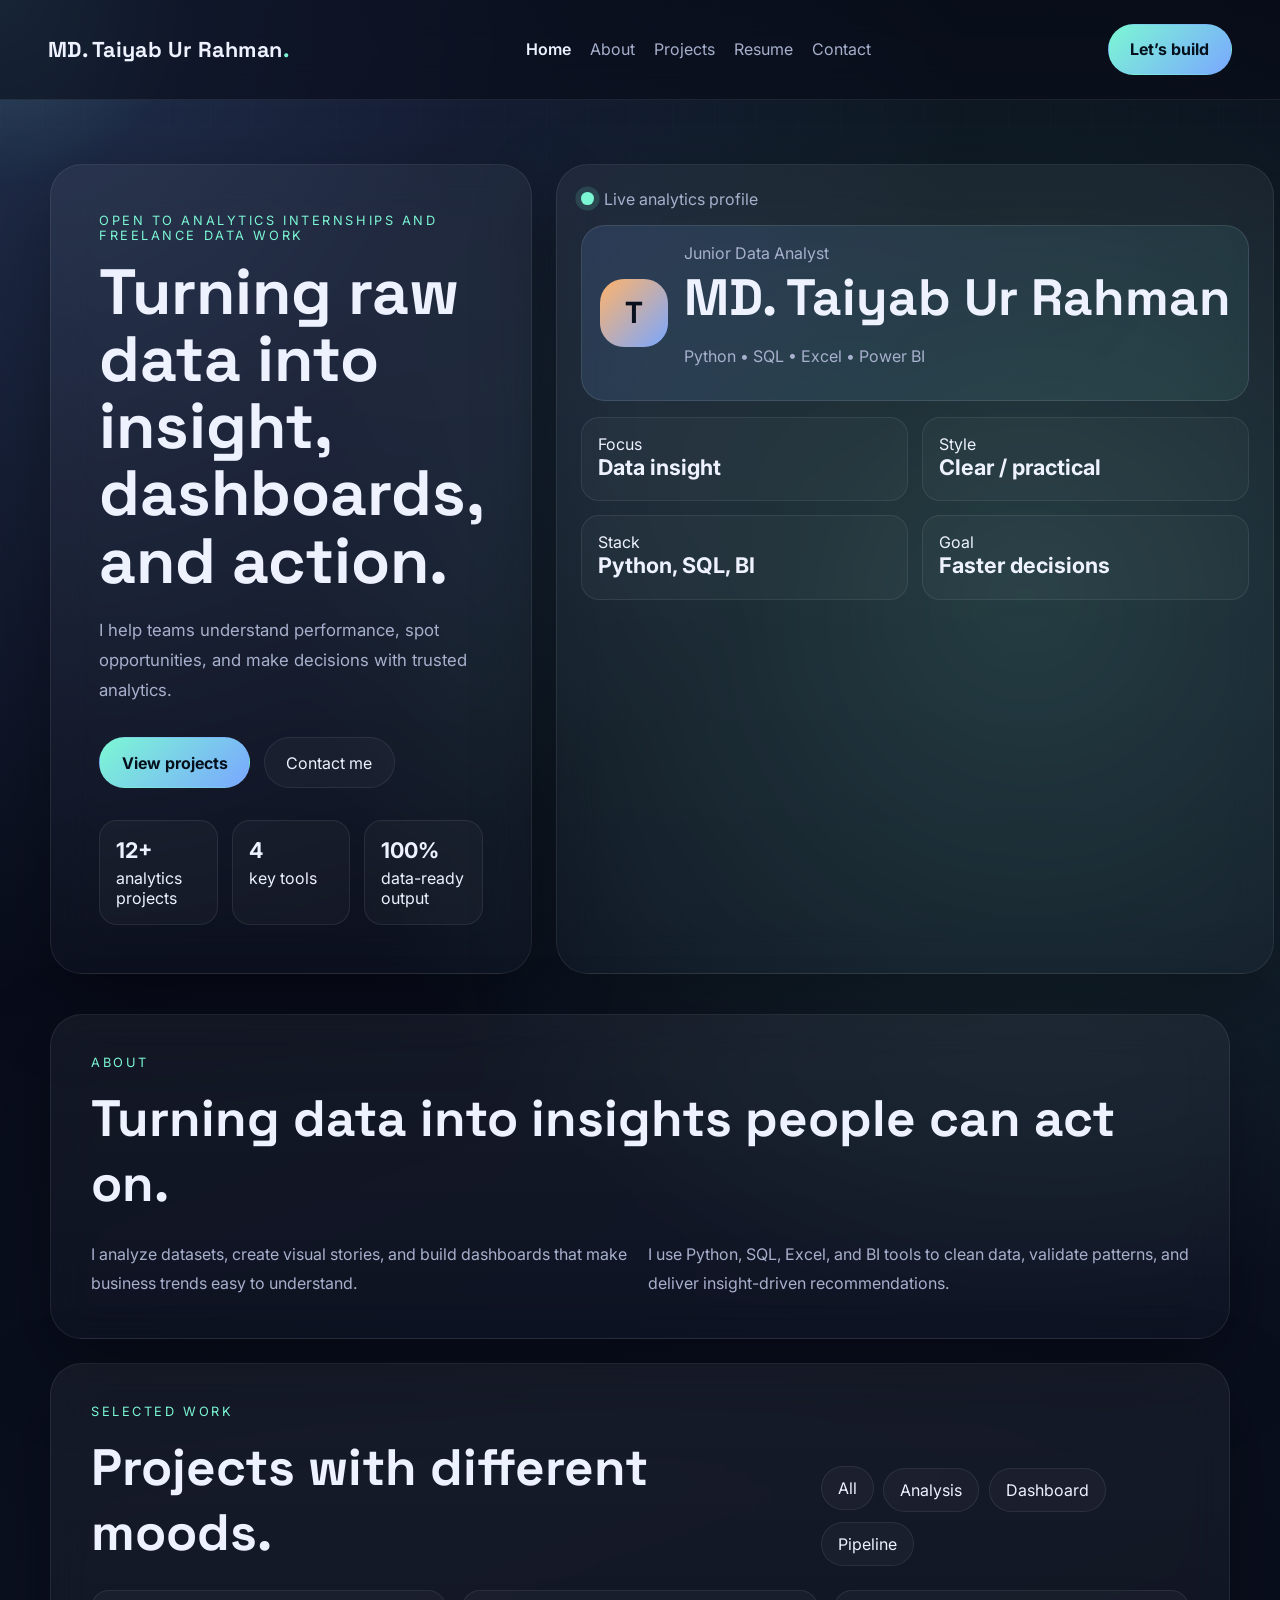
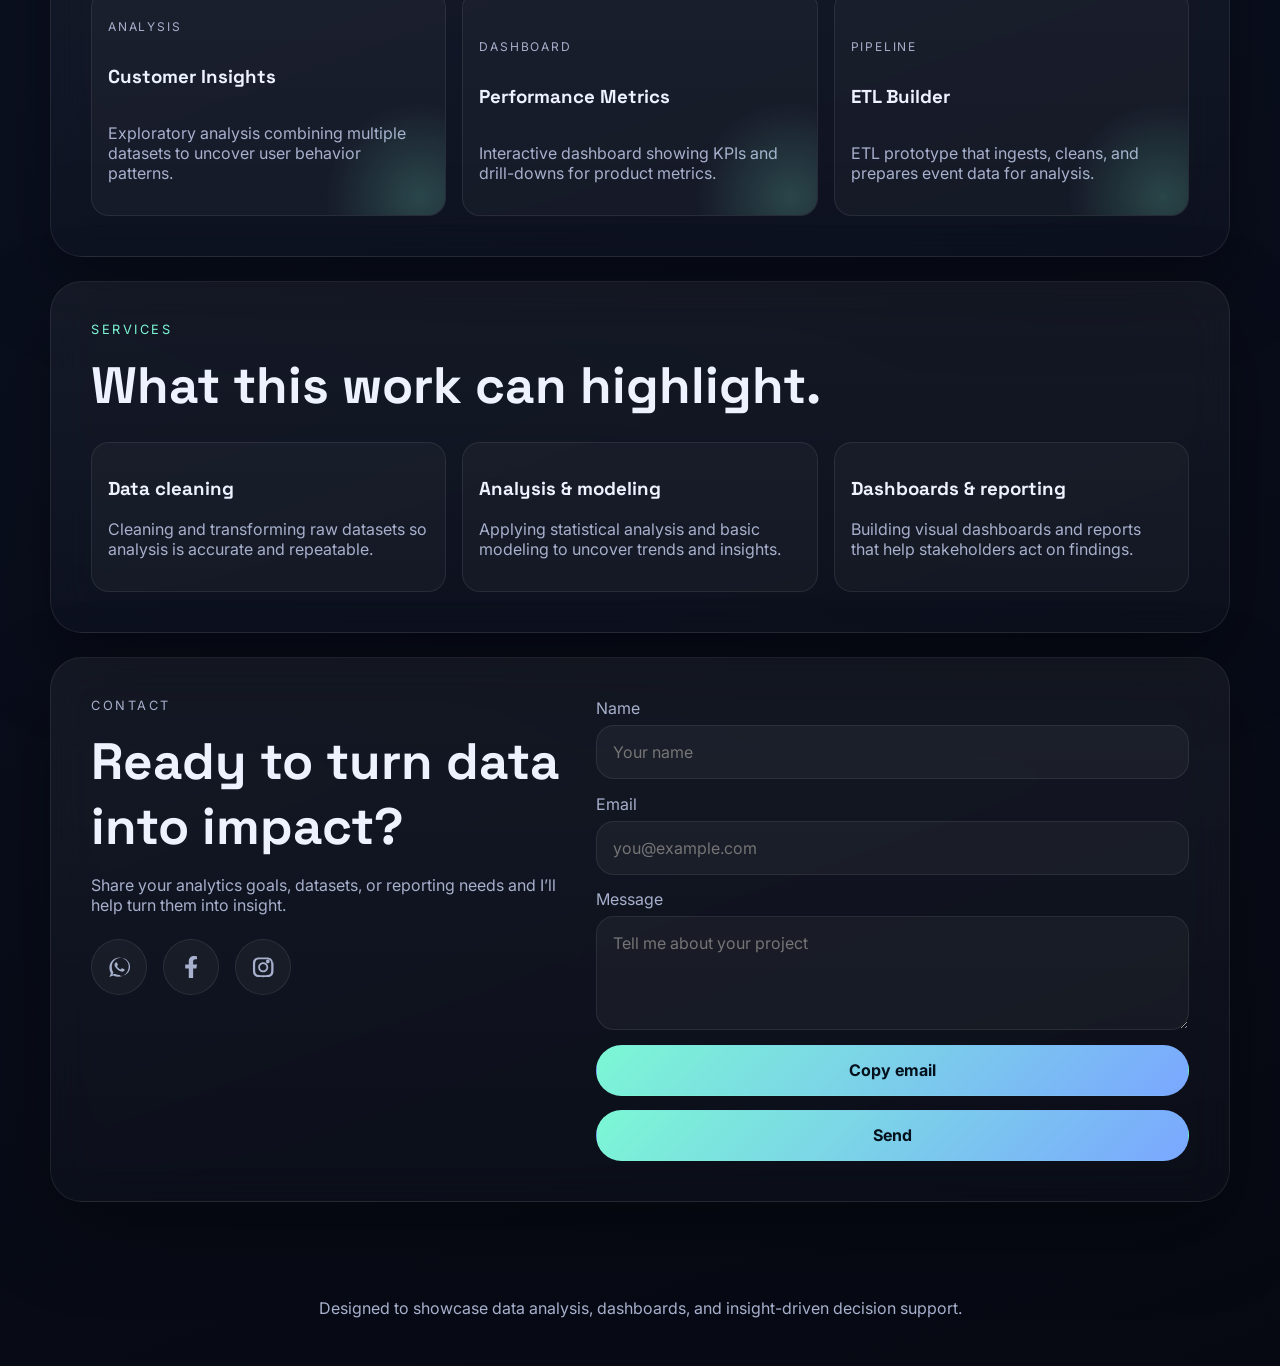
<file: index.html>
<!DOCTYPE html>
<html lang="en">
<head>
    <meta charset="UTF-8">
    <meta name="viewport" content="width=device-width, initial-scale=1.0">
    <meta name="theme-color" content="#0b1020">
    <meta name="description" content="Portfolio of MD. Taiyab Ur Rahman — Junior Data Analyst. Data projects, visualizations, and analysis examples.">
    <title>MD. Taiyab Ur Rahman | Junior Data Analyst</title>
    <link rel="stylesheet" href="style.css">
</head>
<body>
    <div class="cursor-glow" aria-hidden="true"></div>

    <header class="site-header">
        <a class="brand" href="#home">MD. Taiyab Ur Rahman<span>.</span></a>
        <nav class="site-nav" aria-label="Primary">
            <a href="index.html" aria-current="page">Home</a>
            <a href="about.html">About</a>
            <a href="projects.html">Projects</a>
            <a href="resume.html">Resume</a>
            <a href="contact.html">Contact</a>
        </nav>
        <a class="header-cta" href="build.html">Let’s build</a>
    </header>

    <main>
        <section class="hero" id="home">
            <div class="hero-copy reveal">
                <p class="eyebrow">Open to analytics internships and freelance data work</p>
                <h1>Turning raw data into insight, dashboards, and action.</h1>
                <p class="lead">I help teams understand performance, spot opportunities, and make decisions with trusted analytics.</p>
                <div class="hero-actions">
                    <a class="button button-primary" href="#work" id="heroProjects">View projects</a>
                    <a class="button button-secondary" href="#contact" id="heroContact">Contact me</a>
                </div>
                <ul class="quick-stats">
                    <li><strong>12+</strong><span>analytics projects</span></li>
                    <li><strong>4</strong><span>key tools</span></li>
                    <li><strong>100%</strong><span>data-ready output</span></li>
                </ul>
            </div>
            <div class="hero-panel reveal">
                <div class="panel-top">
                    <span class="status-dot"></span>
                    <span>Live analytics profile</span>
                </div>
                <div class="profile-card">
                    <div class="profile-avatar">T</div>
                    <div>
                        <p class="profile-role">Junior Data Analyst</p>
                        <h2>MD. Taiyab Ur Rahman</h2>
                        <p class="profile-note">Python • SQL • Excel • Power BI</p>
                    </div>
                </div>
                <div class="mini-grid">
                    <a href="#about">
                        <article>
                            <span>Focus</span>
                            <strong>Data insight</strong>
                        </article>
                    </a>
                    <a href="#services">
                        <article>
                            <span>Style</span>
                            <strong>Clear / practical</strong>
                        </article>
                    </a>
                    <a href="#work">
                        <article>
                            <span>Stack</span>
                            <strong>Python, SQL, BI</strong>
                        </article>
                    </a>
                    <a href="#contact">
                        <article>
                            <span>Goal</span>
                            <strong>Faster decisions</strong>
                        </article>
                    </a>
                </div>
            </div>
        </section>

        <section class="section reveal" id="about">
            <div class="section-heading">
                <p class="eyebrow">About</p>
                <h2>Turning data into insights people can act on.</h2>
            </div>
            <div class="about-grid">
                <p>I analyze datasets, create visual stories, and build dashboards that make business trends easy to understand.</p>
                <p>I use Python, SQL, Excel, and BI tools to clean data, validate patterns, and deliver insight-driven recommendations.</p>
            </div>
        </section>

        <section class="section reveal" id="work">
            <div class="section-heading section-heading-row">
                <div>
                    <p class="eyebrow">Selected work</p>
                    <h2>Projects with different moods.</h2>
                </div>
                <div class="filter-group" role="tablist" aria-label="Project filters">
                    <button class="filter active" data-filter="all">All</button>
                    <button class="filter" data-filter="analysis">Analysis</button>
                    <button class="filter" data-filter="dashboard">Dashboard</button>
                    <button class="filter" data-filter="pipeline">Pipeline</button>
                </div>
            </div>
            <div class="project-grid">
                <article class="project-card" data-category="analysis" data-image="https://images.unsplash.com/photo-1522202176988-66273c2fd55f?auto=format&fit=crop&w=800&q=80" data-link="https://www.kaggle.com/datasets?search=customer+analytics">
                    <p class="project-tag">Analysis</p>
                    <h3>Customer Insights</h3>
                    <p>Exploratory analysis combining multiple datasets to uncover user behavior patterns.</p>
                </article>
                <article class="project-card" data-category="dashboard" data-image="https://images.unsplash.com/photo-1498050108023-c5249f4df085?auto=format&fit=crop&w=800&q=80" data-link="https://www.tableau.com/learn/articles/dashboard-design-best-practices">
                    <p class="project-tag">Dashboard</p>
                    <h3>Performance Metrics</h3>
                    <p>Interactive dashboard showing KPIs and drill-downs for product metrics.</p>
                </article>
                <article class="project-card" data-category="pipeline" data-image="https://images.unsplash.com/photo-1518770660439-4636190af475?auto=format&fit=crop&w=800&q=80" data-link="https://airflow.apache.org/">
                    <p class="project-tag">Pipeline</p>
                    <h3>ETL Builder</h3>
                    <p>ETL prototype that ingests, cleans, and prepares event data for analysis.</p>
                </article>
            </div>
        </section>

        <section class="section reveal" id="services">
            <div class="section-heading">
                <p class="eyebrow">Services</p>
                <h2>What this work can highlight.</h2>
            </div>
            <div class="service-list">
                <article>
                    <h3>Data cleaning</h3>
                    <p>Cleaning and transforming raw datasets so analysis is accurate and repeatable.</p>
                </article>
                <article>
                    <h3>Analysis & modeling</h3>
                    <p>Applying statistical analysis and basic modeling to uncover trends and insights.</p>
                </article>
                <article>
                    <h3>Dashboards & reporting</h3>
                    <p>Building visual dashboards and reports that help stakeholders act on findings.</p>
                </article>
            </div>
        </section>

        <section class="section reveal contact-section" id="contact">
            <div>
                <p class="eyebrow">Contact</p>
                <h2>Ready to turn data into impact?</h2>
                <p>Share your analytics goals, datasets, or reporting needs and I’ll help turn them into insight.</p>                <div class="social-links">
                    <a href="https://wa.me/8801619130503" target="_blank" rel="noopener noreferrer" title="WhatsApp" class="social-icon whatsapp">
                        <svg aria-hidden="true" viewBox="0 0 448 512"><path d="M380.9 97.1C339 55.2 286.2 32 232.3 32 105.6 32 0 137.5 0 264.2c0 46.5 12.2 92.1 35.3 132L0 480l88.1-34.7c37.1 20.3 78.8 31.1 121.6 31.1h.1c126.6 0 232-105.5 232-235.2 0-54.5-21.4-105.7-60.8-144.6zm-148 338.8c-35.3 0-69-9.3-98.9-26.8l-7.1-4.2-52.4 20.6 17.6-51.2-4.6-7.4c-21.8-34.8-33.2-75-33.2-117.1 0-114.6 93.3-207.9 208.3-207.9 55.7 0 108.1 21.7 147.8 61.3 39.7 39.7 61.6 92.2 61.6 148.2 0 114.5-93.3 207.9-208.2 207.9zm101.5-138.7c-5.6-2.8-33.1-16.3-38.2-18.1-5.1-1.8-8.8-2.8-12.5 2.8s-14.4 18.1-17.7 21.9c-3.3 3.8-6.7 4.3-12.3 1.4-33.1-16.5-54.8-29.6-76.8-67.3-5.8-10.1 5.8-9.4 16.7-31.2 1.9-3.8.9-7-.5-9.8-1.4-2.8-12.5-30.2-17.1-41.4-4.5-10.9-9.1-9.4-12.5-9.6-3.3-.2-7.1-.2-10.8-.2s-9.8 1.4-14.9 7c-5.1 5.6-19.8 19.3-19.8 47 0 27.7 20.3 54.5 23.1 58.3 2.8 3.8 39.9 61 96.7 85.4 13.5 5.8 24 9.2 32.2 11.8 13.5 4.3 25.8 3.7 35.6 2.3 10.9-1.5 33.1-13.5 37.8-26.5 4.7-13 4.7-24.1 3.3-26.5-1.4-2.3-5-3.7-10.6-6.5z"/></svg>
                        <span>WhatsApp</span>
                    </a>
                    <a href="https://www.facebook.com/taiyab2026" target="_blank" rel="noopener noreferrer" title="Facebook" class="social-icon facebook">
                        <svg aria-hidden="true" viewBox="0 0 320 512"><path d="M279.14 288l14.22-92.66h-88.91V127.17c0-25.35 12.42-50.06 52.24-50.06H293V6.26S259.6 0 225.36 0c-73.22 0-121 44.38-121 124.72v70.62H22.89V288h81.47v224h100.17V288z"/></svg>
                        <span>Facebook</span>
                    </a>
                    <a href="https://www.instagram.com/taiyab_2026/" target="_blank" rel="noopener noreferrer" title="Instagram" class="social-icon instagram">
                        <svg aria-hidden="true" viewBox="0 0 448 512"><path d="M224.1 141c-63.6 0-115 51.4-115 115s51.4 115 115 115 115-51.4 115-115-51.4-115-115-115zm0 190c-41.4 0-75-33.6-75-75s33.6-75 75-75 75 33.6 75 75-33.6 75-75 75zm146.4-194.1c0 14.9-12.1 27-27 27h-27c-14.9 0-27-12.1-27-27v-27c0-14.9 12.1-27 27-27h27c14.9 0 27 12.1 27 27v27zm76.1 27.2c-1.7-35.7-9.9-67.3-36.1-93.5s-57.8-34.4-93.5-36.1C302.9 32 287.3 32 224 32s-78.9 0-103.9 1.7c-35.7 1.7-67.3 9.9-93.5 36.1S-6.8 109.8-8.5 145.5C-10.2 170.5-10.2 186.1-10.2 249.4s0 78.9 1.7 103.9c1.7 35.7 9.9 67.3 36.1 93.5s57.8 34.4 93.5 36.1c25 1.7 40.6 1.7 103.9 1.7s78.9 0 103.9-1.7c35.7-1.7 67.3-9.9 93.5-36.1s34.4-57.8 36.1-93.5c1.7-25 1.7-40.6 1.7-103.9s0-78.9-1.7-103.9zM398.8 388c-7.8 19.6-22.9 34.7-42.5 42.5-29.4 11.7-99.3 9-132.3 9s-102.9 2.6-132.3-9c-19.6-7.8-34.7-22.9-42.5-42.5-11.7-29.4-9-99.3-9-132.3s-2.6-102.9 9-132.3c7.8-19.6 22.9-34.7 42.5-42.5 29.4-11.7 99.3-9 132.3-9s102.9-2.6 132.3 9c19.6 7.8 34.7 22.9 42.5 42.5 11.7 29.4 9 99.3 9 132.3s2.7 102.9-9 132.3z"/></svg>
                        <span>Instagram</span>
                    </a>
                </div>            </div>
            <form class="contact-form">
                <label>
                    <span>Name</span>
                    <input type="text" name="name" placeholder="Your name">
                </label>
                <label>
                    <span>Email</span>
                    <input type="email" name="email" placeholder="you@example.com">
                </label>
                <label>
                    <span>Message</span>
                    <textarea name="message" rows="4" placeholder="Tell me about your project"></textarea>
                </label>
                <button class="button button-primary" type="button" id="copyEmail">Copy email</button>
                <button class="button button-primary" type="submit">Send</button>
            </form>
        </section>
    </main>

    <footer class="site-footer">
        <p>Designed to showcase data analysis, dashboards, and insight-driven decision support.</p>
    </footer>

    <script src="script.js"></script>
</body>
</html>
</file>
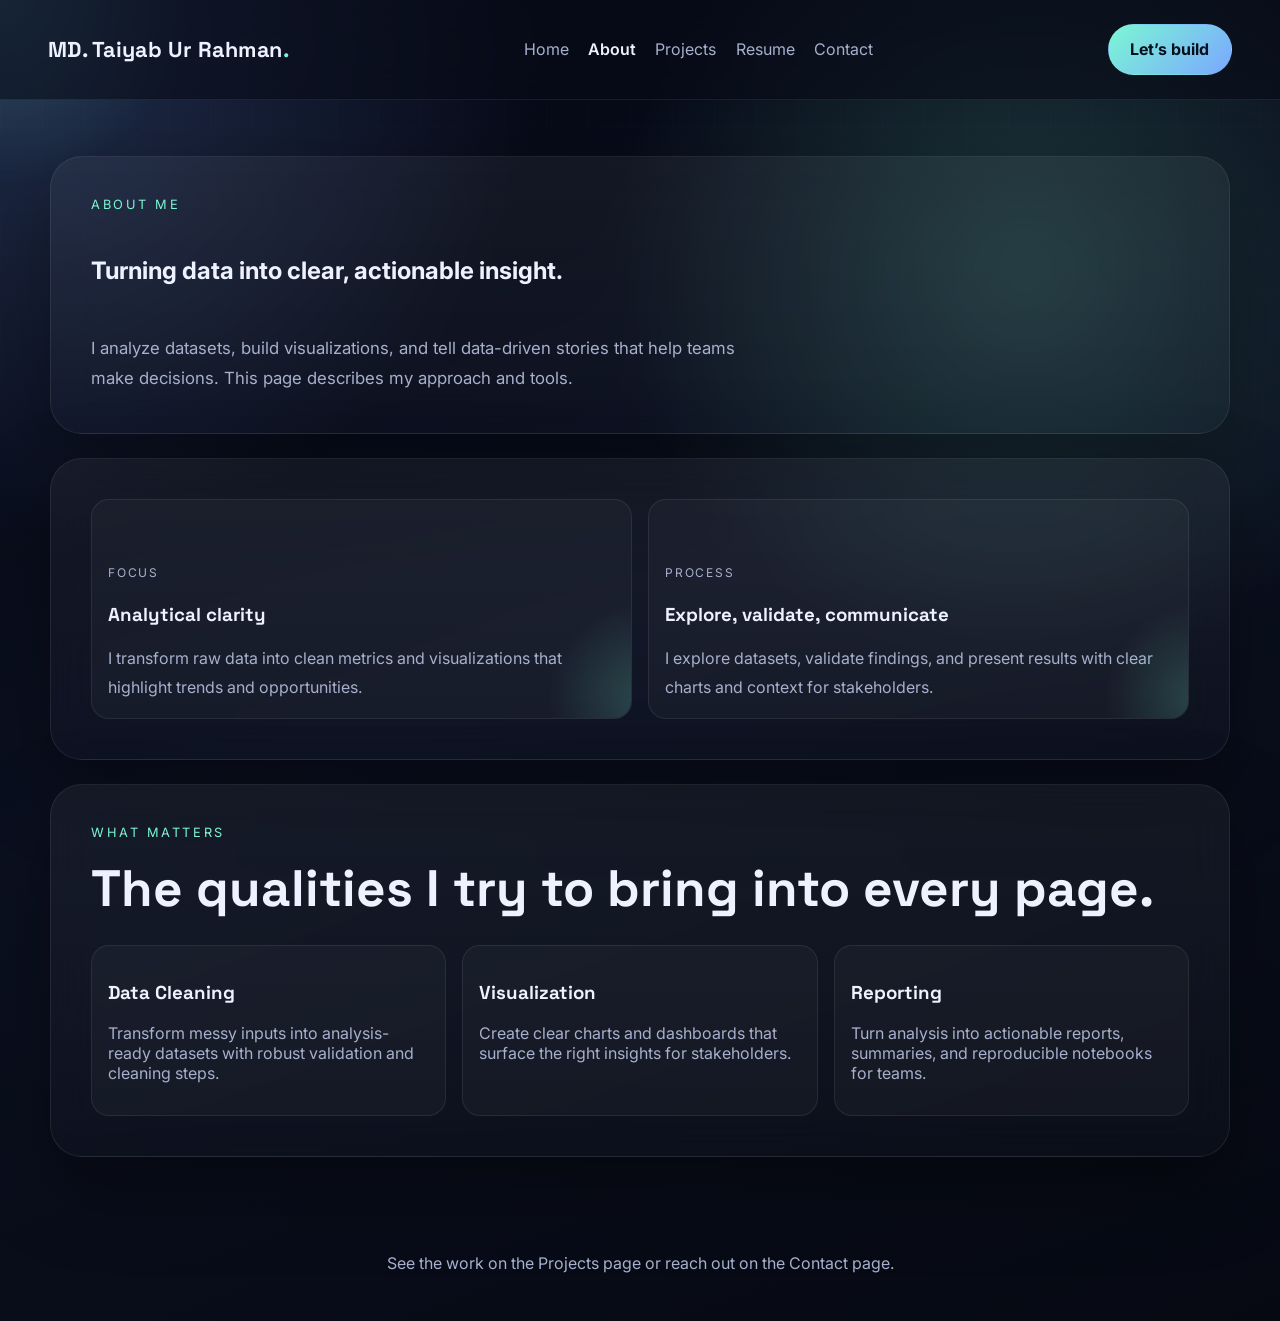
<file: about.html>
<!DOCTYPE html>
<html lang="en">
<head>
    <meta charset="UTF-8">
    <meta name="viewport" content="width=device-width, initial-scale=1.0">
    <meta name="theme-color" content="#0b1020">
    <title>About | MD. Taiyab Ur Rahman — Junior Data Analyst</title>
    <link rel="stylesheet" href="style.css">
</head>
<body>
    <div class="cursor-glow" aria-hidden="true"></div>

    <header class="site-header">
        <a class="brand" href="index.html">MD. Taiyab Ur Rahman<span>.</span></a>
        <nav class="site-nav" aria-label="Primary">
            <a href="index.html">Home</a>
            <a href="about.html" aria-current="page">About</a>
            <a href="projects.html">Projects</a>
            <a href="resume.html">Resume</a>
            <a href="contact.html">Contact</a>
        </nav>
        <a class="header-cta" href="build.html">Let’s build</a>
    </header>

    <main>
        <section class="section page-hero reveal">
            <p class="eyebrow">About me</p>
            <h1>Turning data into clear, actionable insight.</h1>
            <p class="lead">I analyze datasets, build visualizations, and tell data-driven stories that help teams make decisions. This page describes my approach and tools.</p>
        </section>

        <section class="section reveal">
            <div class="about-grid page-about-grid">
                <article class="project-card">
                    <p class="project-tag">Focus</p>
                    <h3>Analytical clarity</h3>
                    <p>I transform raw data into clean metrics and visualizations that highlight trends and opportunities.</p>
                </article>
                <article class="project-card">
                    <p class="project-tag">Process</p>
                    <h3>Explore, validate, communicate</h3>
                    <p>I explore datasets, validate findings, and present results with clear charts and context for stakeholders.</p>
                </article>
            </div>
        </section>

        <section class="section reveal">
            <div class="section-heading">
                <p class="eyebrow">What matters</p>
                <h2>The qualities I try to bring into every page.</h2>
            </div>
            <div class="service-list">
                <article>
                    <h3>Data Cleaning</h3>
                    <p>Transform messy inputs into analysis-ready datasets with robust validation and cleaning steps.</p>
                </article>
                <article>
                    <h3>Visualization</h3>
                    <p>Create clear charts and dashboards that surface the right insights for stakeholders.</p>
                </article>
                <article>
                    <h3>Reporting</h3>
                    <p>Turn analysis into actionable reports, summaries, and reproducible notebooks for teams.</p>
                </article>
            </div>
        </section>
    </main>

    <footer class="site-footer">
        <p>See the work on the Projects page or reach out on the Contact page.</p>
    </footer>

    <script src="script.js"></script>
</body>
</html>
</file>
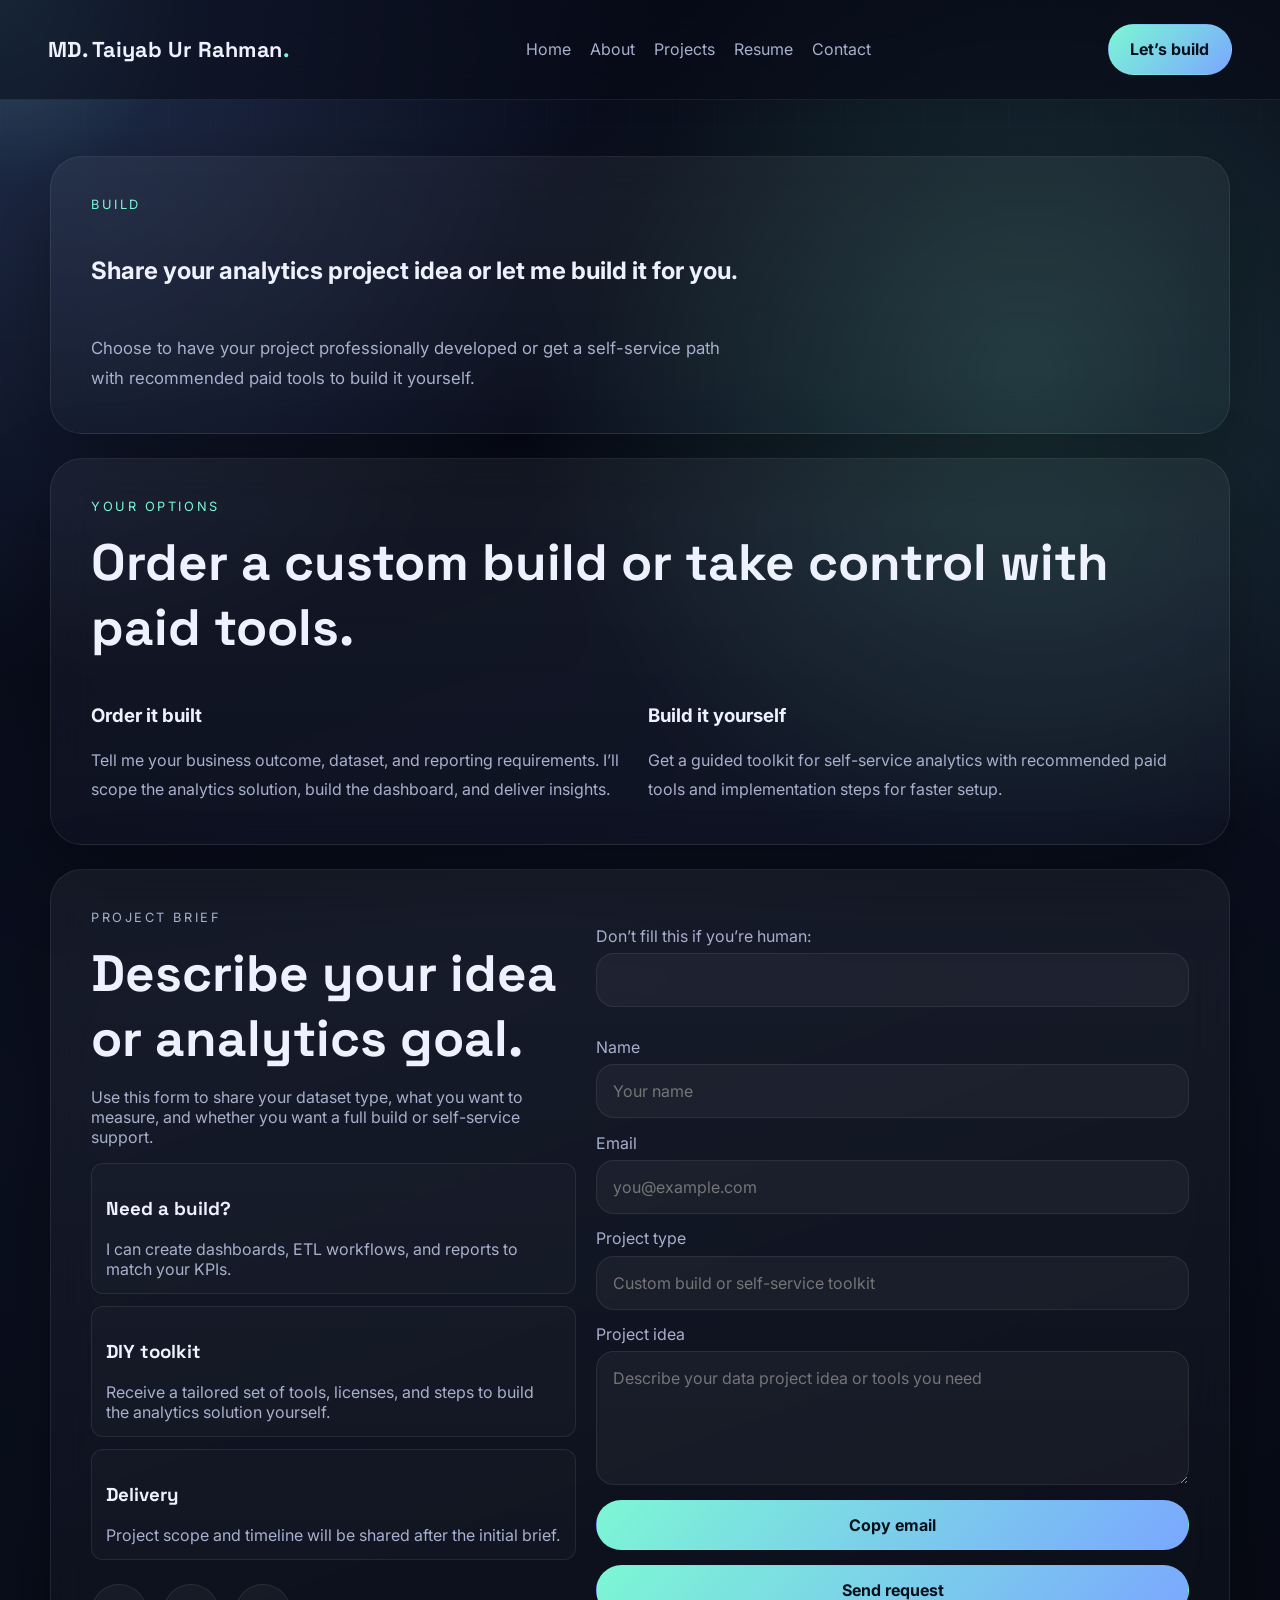
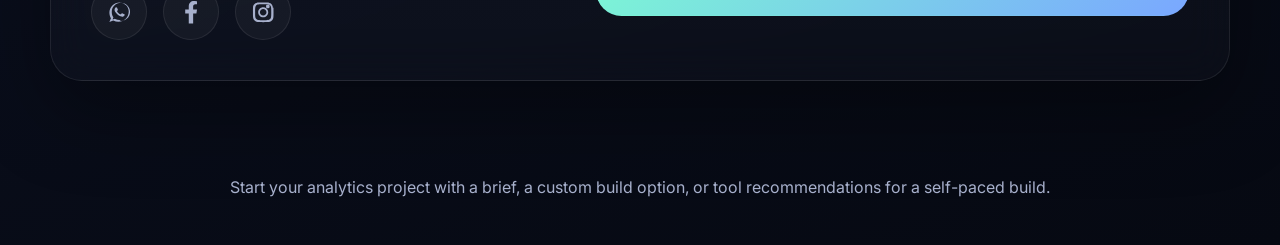
<file: build.html>
<!DOCTYPE html>
<html lang="en">
<head>
    <meta charset="UTF-8">
    <meta name="viewport" content="width=device-width, initial-scale=1.0">
    <meta name="theme-color" content="#0b1020">
    <title>Build | MD. Taiyab Ur Rahman — Junior Data Analyst</title>
    <link rel="stylesheet" href="style.css">
</head>
<body>
    <div class="cursor-glow" aria-hidden="true"></div>

    <header class="site-header">
        <a class="brand" href="index.html">MD. Taiyab Ur Rahman<span>.</span></a>
        <nav class="site-nav" aria-label="Primary">
            <a href="index.html">Home</a>
            <a href="about.html">About</a>
            <a href="projects.html">Projects</a>
            <a href="resume.html">Resume</a>
            <a href="contact.html">Contact</a>
        </nav>
        <a class="header-cta" href="build.html">Let’s build</a>
    </header>

    <main>
        <section class="section page-hero reveal">
            <p class="eyebrow">Build</p>
            <h1>Share your analytics project idea or let me build it for you.</h1>
            <p class="lead">Choose to have your project professionally developed or get a self-service path with recommended paid tools to build it yourself.</p>
        </section>

        <section class="section reveal">
            <div class="section-heading section-heading-row">
                <div>
                    <p class="eyebrow">Your options</p>
                    <h2>Order a custom build or take control with paid tools.</h2>
                </div>
            </div>
            <div class="about-grid">
                <div>
                    <h3>Order it built</h3>
                    <p>Tell me your business outcome, dataset, and reporting requirements. I’ll scope the analytics solution, build the dashboard, and deliver insights.</p>
                </div>
                <div>
                    <h3>Build it yourself</h3>
                    <p>Get a guided toolkit for self-service analytics with recommended paid tools and implementation steps for faster setup.</p>
                </div>
            </div>
        </section>

        <section class="section reveal contact-section">
            <div>
                <p class="eyebrow">Project brief</p>
                <h2>Describe your idea or analytics goal.</h2>
                <p>Use this form to share your dataset type, what you want to measure, and whether you want a full build or self-service support.</p>
                <div class="service-list contact-links">
                    <article>
                        <h3>Need a build?</h3>
                        <p>I can create dashboards, ETL workflows, and reports to match your KPIs.</p>
                    </article>
                    <article>
                        <h3>DIY toolkit</h3>
                        <p>Receive a tailored set of tools, licenses, and steps to build the analytics solution yourself.</p>
                    </article>
                    <article>
                        <h3>Delivery</h3>
                        <p>Project scope and timeline will be shared after the initial brief.</p>
                    </article>
                </div>
                <div class="social-links">
                    <a href="https://wa.me/8801619130503" target="_blank" rel="noopener noreferrer" title="WhatsApp" class="social-icon whatsapp">
                        <svg aria-hidden="true" viewBox="0 0 448 512"><path d="M380.9 97.1C339 55.2 286.2 32 232.3 32 105.6 32 0 137.5 0 264.2c0 46.5 12.2 92.1 35.3 132L0 480l88.1-34.7c37.1 20.3 78.8 31.1 121.6 31.1h.1c126.6 0 232-105.5 232-235.2 0-54.5-21.4-105.7-60.8-144.6zm-148 338.8c-35.3 0-69-9.3-98.9-26.8l-7.1-4.2-52.4 20.6 17.6-51.2-4.6-7.4c-21.8-34.8-33.2-75-33.2-117.1 0-114.6 93.3-207.9 208.3-207.9 55.7 0 108.1 21.7 147.8 61.3 39.7 39.7 61.6 92.2 61.6 148.2 0 114.5-93.3 207.9-208.2 207.9zm101.5-138.7c-5.6-2.8-33.1-16.3-38.2-18.1-5.1-1.8-8.8-2.8-12.5 2.8s-14.4 18.1-17.7 21.9c-3.3 3.8-6.7 4.3-12.3 1.4-33.1-16.5-54.8-29.6-76.8-67.3-5.8-10.1 5.8-9.4 16.7-31.2 1.9-3.8.9-7-.5-9.8-1.4-2.8-12.5-30.2-17.1-41.4-4.5-10.9-9.1-9.4-12.5-9.6-3.3-.2-7.1-.2-10.8-.2s-9.8 1.4-14.9 7c-5.1 5.6-19.8 19.3-19.8 47 0 27.7 20.3 54.5 23.1 58.3 2.8 3.8 39.9 61 96.7 85.4 13.5 5.8 24 9.2 32.2 11.8 13.5 4.3 25.8 3.7 35.6 2.3 10.9-1.5 33.1-13.5 37.8-26.5 4.7-13 4.7-24.1 3.3-26.5-1.4-2.3-5-3.7-10.6-6.5z"/></svg>
                        <span>WhatsApp</span>
                    </a>
                    <a href="https://www.facebook.com/taiyab2026" target="_blank" rel="noopener noreferrer" title="Facebook" class="social-icon facebook">
                        <svg aria-hidden="true" viewBox="0 0 320 512"><path d="M279.14 288l14.22-92.66h-88.91V127.17c0-25.35 12.42-50.06 52.24-50.06H293V6.26S259.6 0 225.36 0c-73.22 0-121 44.38-121 124.72v70.62H22.89V288h81.47v224h100.17V288z"/></svg>
                        <span>Facebook</span>
                    </a>
                    <a href="https://www.instagram.com/taiyab_2026/" target="_blank" rel="noopener noreferrer" title="Instagram" class="social-icon instagram">
                        <svg aria-hidden="true" viewBox="0 0 448 512"><path d="M224.1 141c-63.6 0-115 51.4-115 115s51.4 115 115 115 115-51.4 115-115-51.4-115-115-115zm0 190c-41.4 0-75-33.6-75-75s33.6-75 75-75 75 33.6 75 75-33.6 75-75 75zm146.4-194.1c0 14.9-12.1 27-27 27h-27c-14.9 0-27-12.1-27-27v-27c0-14.9 12.1-27 27-27h27c14.9 0 27 12.1 27 27v27zm76.1 27.2c-1.7-35.7-9.9-67.3-36.1-93.5s-57.8-34.4-93.5-36.1C302.9 32 287.3 32 224 32s-78.9 0-103.9 1.7c-35.7 1.7-67.3 9.9-93.5 36.1S-6.8 109.8-8.5 145.5C-10.2 170.5-10.2 186.1-10.2 249.4s0 78.9 1.7 103.9c1.7 35.7 9.9 67.3 36.1 93.5s57.8 34.4 93.5 36.1c25 1.7 40.6 1.7 103.9 1.7s78.9 0 103.9-1.7c35.7-1.7 67.3-9.9 93.5-36.1s34.4-57.8 36.1-93.5c1.7-25 1.7-40.6 1.7-103.9s0-78.9-1.7-103.9zM398.8 388c-7.8 19.6-22.9 34.7-42.5 42.5-29.4 11.7-99.3 9-132.3 9s-102.9 2.6-132.3-9c-19.6-7.8-34.7-22.9-42.5-42.5-11.7-29.4-9-99.3-9-132.3s-2.6-102.9 9-132.3c7.8-19.6 22.9-34.7 42.5-42.5 29.4-11.7 99.3-9 132.3-9s102.9-2.6 132.3 9c19.6 7.8 34.7 22.9 42.5 42.5 11.7 29.4 9 99.3 9 132.3s2.7 102.9-9 132.3z"/></svg>
                        <span>Instagram</span>
                    </a>
                </div>
            </div>
            <form class="contact-form" name="build-form" method="POST" data-netlify="true" data-netlify-honeypot="bot-field">
                <input type="hidden" name="form-name" value="build-form">
                <p class="hidden"><label>Don’t fill this if you’re human: <input name="bot-field"></label></p>
                <label>
                    <span>Name</span>
                    <input type="text" name="name" placeholder="Your name" required>
                </label>
                <label>
                    <span>Email</span>
                    <input type="email" name="email" placeholder="you@example.com" required>
                </label>
                <label>
                    <span>Project type</span>
                    <input type="text" name="projectType" placeholder="Custom build or self-service toolkit" required>
                </label>
                <label>
                    <span>Project idea</span>
                    <textarea name="message" rows="5" placeholder="Describe your data project idea or tools you need" required></textarea>
                </label>
                <button class="button button-primary" type="button" id="copyEmail">Copy email</button>
                <button class="button button-primary" type="submit">Send request</button>
            </form>
        </section>
    </main>

    <footer class="site-footer">
        <p>Start your analytics project with a brief, a custom build option, or tool recommendations for a self-paced build.</p>
    </footer>

    <script src="script.js"></script>
</body>
</html>
</file>
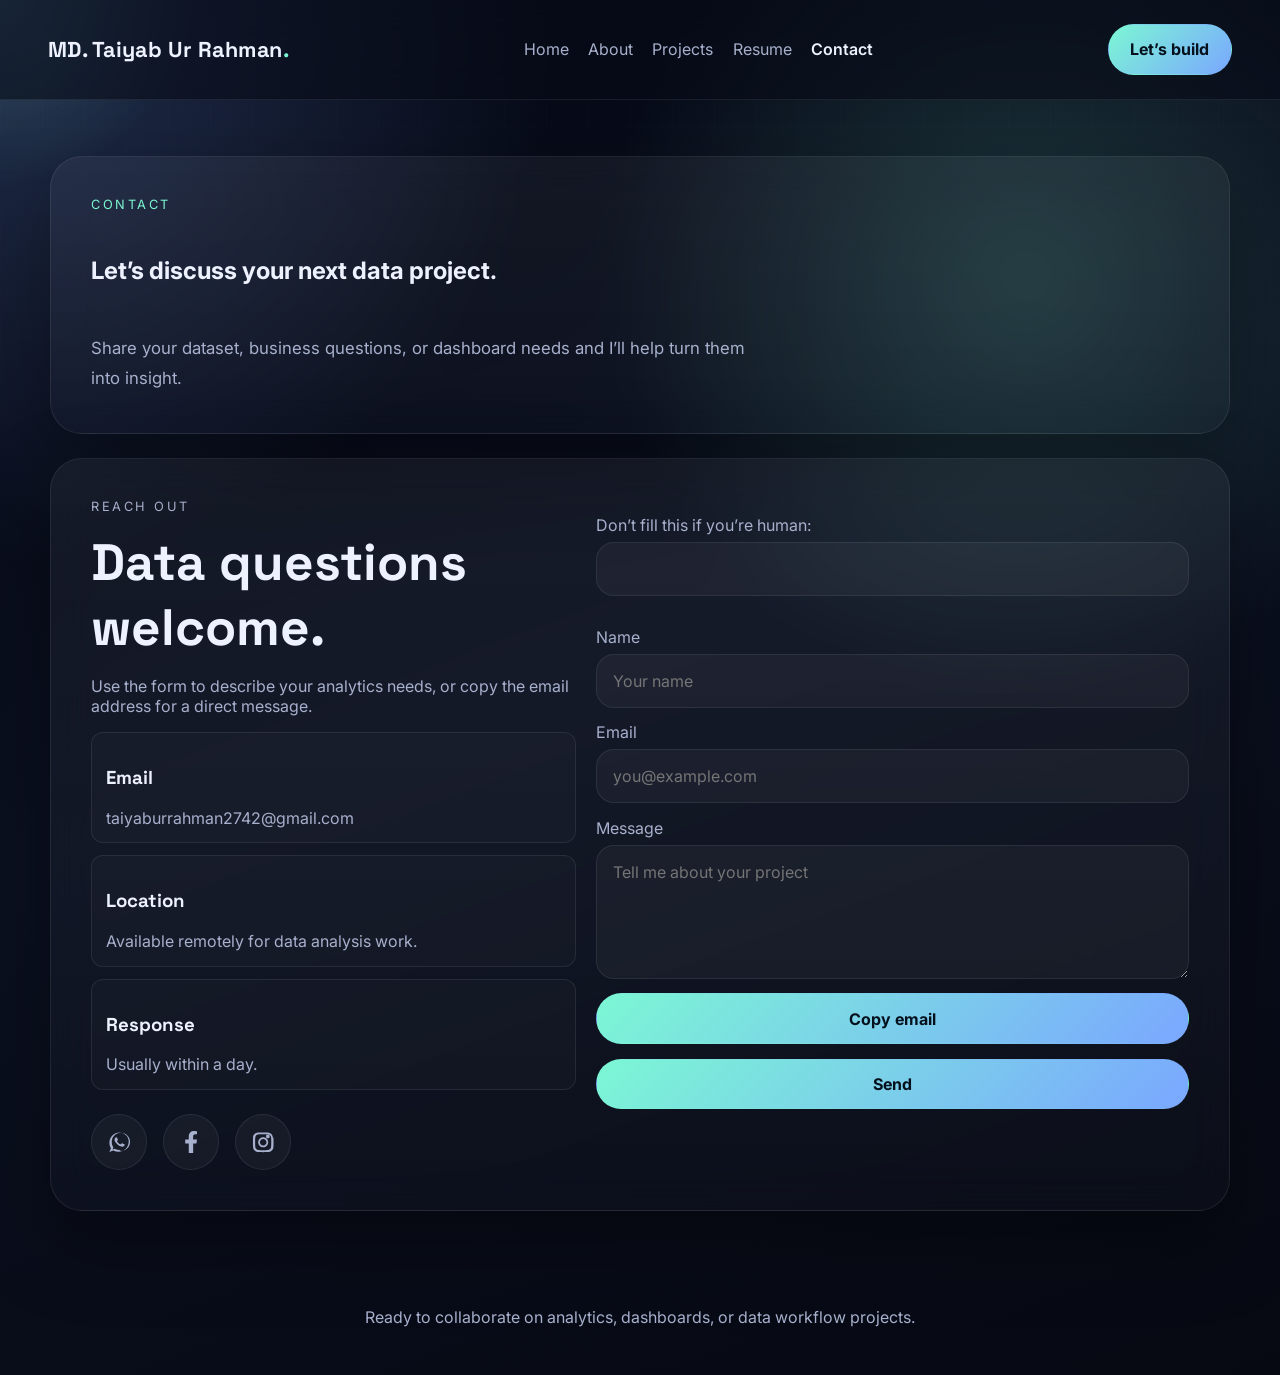
<file: contact.html>
<!DOCTYPE html>
<html lang="en">
<head>
    <meta charset="UTF-8">
    <meta name="viewport" content="width=device-width, initial-scale=1.0">
    <meta name="theme-color" content="#0b1020">
    <title>Contact | MD. Taiyab Ur Rahman — Junior Data Analyst</title>
    <link rel="stylesheet" href="style.css">
</head>
<body>
    <div class="cursor-glow" aria-hidden="true"></div>

    <header class="site-header">
        <a class="brand" href="index.html">MD. Taiyab Ur Rahman<span>.</span></a>
        <nav class="site-nav" aria-label="Primary">
            <a href="index.html">Home</a>
            <a href="about.html">About</a>
            <a href="projects.html">Projects</a>
            <a href="resume.html">Resume</a>
            <a href="contact.html" aria-current="page">Contact</a>
        </nav>
        <a class="header-cta" href="build.html">Let’s build</a>
    </header>

    <main>
        <section class="section page-hero reveal">
            <p class="eyebrow">Contact</p>
            <h1>Let’s discuss your next data project.</h1>
            <p class="lead">Share your dataset, business questions, or dashboard needs and I’ll help turn them into insight.</p>
        </section>

        <section class="section reveal contact-section">
            <div>
                <p class="eyebrow">Reach out</p>
                <h2>Data questions welcome.</h2>
                <p>Use the form to describe your analytics needs, or copy the email address for a direct message.</p>
                <div class="service-list contact-links">
                    <article>
                        <h3>Email</h3>
                            <p><a href="mailto:taiyaburrahman2742@gmail.com">taiyaburrahman2742@gmail.com</a></p>
                    </article>
                    <article>
                        <h3>Location</h3>
                        <p>Available remotely for data analysis work.</p>
                    </article>
                    <article>
                        <h3>Response</h3>
                        <p>Usually within a day.</p>
                    </article>
                </div>
                <div class="social-links">
                    <a href="https://wa.me/8801619130503" target="_blank" rel="noopener noreferrer" title="WhatsApp" class="social-icon whatsapp">
                        <svg aria-hidden="true" viewBox="0 0 448 512"><path d="M380.9 97.1C339 55.2 286.2 32 232.3 32 105.6 32 0 137.5 0 264.2c0 46.5 12.2 92.1 35.3 132L0 480l88.1-34.7c37.1 20.3 78.8 31.1 121.6 31.1h.1c126.6 0 232-105.5 232-235.2 0-54.5-21.4-105.7-60.8-144.6zm-148 338.8c-35.3 0-69-9.3-98.9-26.8l-7.1-4.2-52.4 20.6 17.6-51.2-4.6-7.4c-21.8-34.8-33.2-75-33.2-117.1 0-114.6 93.3-207.9 208.3-207.9 55.7 0 108.1 21.7 147.8 61.3 39.7 39.7 61.6 92.2 61.6 148.2 0 114.5-93.3 207.9-208.2 207.9zm101.5-138.7c-5.6-2.8-33.1-16.3-38.2-18.1-5.1-1.8-8.8-2.8-12.5 2.8s-14.4 18.1-17.7 21.9c-3.3 3.8-6.7 4.3-12.3 1.4-33.1-16.5-54.8-29.6-76.8-67.3-5.8-10.1 5.8-9.4 16.7-31.2 1.9-3.8.9-7-.5-9.8-1.4-2.8-12.5-30.2-17.1-41.4-4.5-10.9-9.1-9.4-12.5-9.6-3.3-.2-7.1-.2-10.8-.2s-9.8 1.4-14.9 7c-5.1 5.6-19.8 19.3-19.8 47 0 27.7 20.3 54.5 23.1 58.3 2.8 3.8 39.9 61 96.7 85.4 13.5 5.8 24 9.2 32.2 11.8 13.5 4.3 25.8 3.7 35.6 2.3 10.9-1.5 33.1-13.5 37.8-26.5 4.7-13 4.7-24.1 3.3-26.5-1.4-2.3-5-3.7-10.6-6.5z"/></svg>
                        <span>WhatsApp</span>
                    </a>
                    <a href="https://www.facebook.com/taiyab2026" target="_blank" rel="noopener noreferrer" title="Facebook" class="social-icon facebook">
                        <svg aria-hidden="true" viewBox="0 0 320 512"><path d="M279.14 288l14.22-92.66h-88.91V127.17c0-25.35 12.42-50.06 52.24-50.06H293V6.26S259.6 0 225.36 0c-73.22 0-121 44.38-121 124.72v70.62H22.89V288h81.47v224h100.17V288z"/></svg>
                        <span>Facebook</span>
                    </a>
                    <a href="https://www.instagram.com/taiyab_2026/" target="_blank" rel="noopener noreferrer" title="Instagram" class="social-icon instagram">
                        <svg aria-hidden="true" viewBox="0 0 448 512"><path d="M224.1 141c-63.6 0-115 51.4-115 115s51.4 115 115 115 115-51.4 115-115-51.4-115-115-115zm0 190c-41.4 0-75-33.6-75-75s33.6-75 75-75 75 33.6 75 75-33.6 75-75 75zm146.4-194.1c0 14.9-12.1 27-27 27h-27c-14.9 0-27-12.1-27-27v-27c0-14.9 12.1-27 27-27h27c14.9 0 27 12.1 27 27v27zm76.1 27.2c-1.7-35.7-9.9-67.3-36.1-93.5s-57.8-34.4-93.5-36.1C302.9 32 287.3 32 224 32s-78.9 0-103.9 1.7c-35.7 1.7-67.3 9.9-93.5 36.1S-6.8 109.8-8.5 145.5C-10.2 170.5-10.2 186.1-10.2 249.4s0 78.9 1.7 103.9c1.7 35.7 9.9 67.3 36.1 93.5s57.8 34.4 93.5 36.1c25 1.7 40.6 1.7 103.9 1.7s78.9 0 103.9-1.7c35.7-1.7 67.3-9.9 93.5-36.1s34.4-57.8 36.1-93.5c1.7-25 1.7-40.6 1.7-103.9s0-78.9-1.7-103.9zM398.8 388c-7.8 19.6-22.9 34.7-42.5 42.5-29.4 11.7-99.3 9-132.3 9s-102.9 2.6-132.3-9c-19.6-7.8-34.7-22.9-42.5-42.5-11.7-29.4-9-99.3-9-132.3s-2.6-102.9 9-132.3c7.8-19.6 22.9-34.7 42.5-42.5 29.4-11.7 99.3-9 132.3-9s102.9-2.6 132.3 9c19.6 7.8 34.7 22.9 42.5 42.5 11.7 29.4 9 99.3 9 132.3s2.7 102.9-9 132.3z"/></svg>
                        <span>Instagram</span>
                    </a>
                </div>
            </div>
            <form class="contact-form" name="contact-form" method="POST" data-netlify="true" data-netlify-honeypot="bot-field">
                <input type="hidden" name="form-name" value="contact-form">
                <p class="hidden"><label>Don’t fill this if you’re human: <input name="bot-field"></label></p>
                <label>
                    <span>Name</span>
                    <input type="text" name="name" placeholder="Your name" required>
                </label>
                <label>
                    <span>Email</span>
                    <input type="email" name="email" placeholder="you@example.com" required>
                </label>
                <label>
                    <span>Message</span>
                    <textarea name="message" rows="5" placeholder="Tell me about your project" required></textarea>
                </label>
                <button class="button button-primary" type="button" id="copyEmail">Copy email</button>
                <button class="button button-primary" type="submit">Send</button>
            </form>
        </section>
    </main>

    <footer class="site-footer">
        <p>Ready to collaborate on analytics, dashboards, or data workflow projects.</p>
    </footer>

    <script src="script.js"></script>
</body>
</html>
</file>
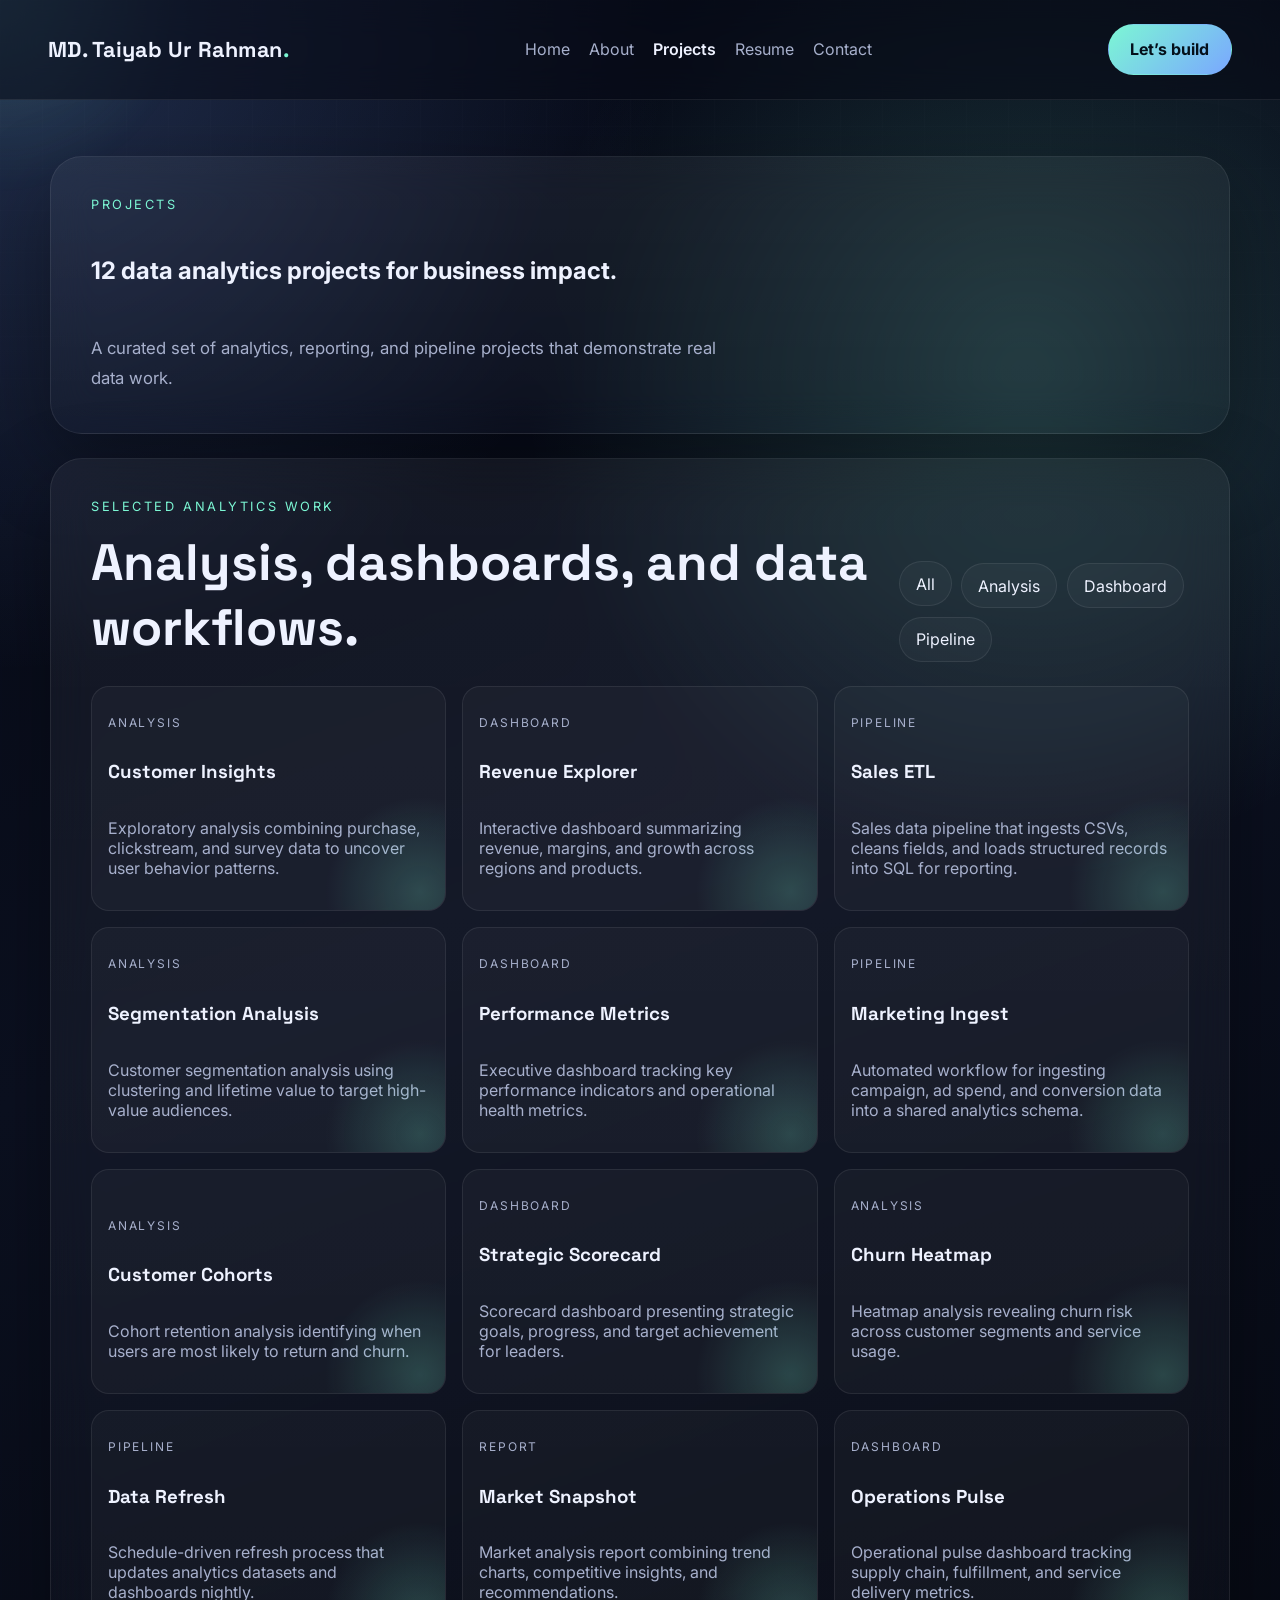
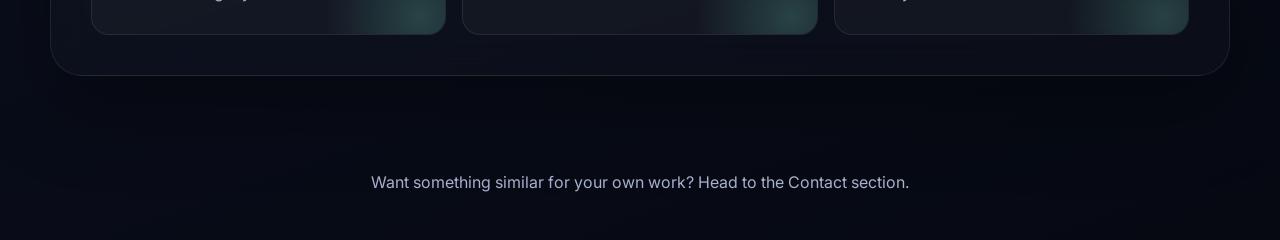
<file: projects.html>
<!DOCTYPE html>
<html lang="en">
<head>
    <meta charset="UTF-8">
    <meta name="viewport" content="width=device-width, initial-scale=1.0">
    <meta name="theme-color" content="#0b1020">
    <title>Projects | MD. Taiyab Ur Rahman — Junior Data Analyst</title>
    <link rel="stylesheet" href="style.css">
</head>
<body>
    <div class="cursor-glow" aria-hidden="true"></div>

    <header class="site-header">
        <a class="brand" href="index.html">MD. Taiyab Ur Rahman<span>.</span></a>
        <nav class="site-nav" aria-label="Primary">
            <a href="index.html">Home</a>
            <a href="about.html">About</a>
            <a href="projects.html" aria-current="page">Projects</a>
            <a href="resume.html">Resume</a>
            <a href="contact.html">Contact</a>
        </nav>
        <a class="header-cta" href="build.html">Let’s build</a>
    </header>

    <main>
        <section class="section page-hero reveal">
            <p class="eyebrow">Projects</p>
            <h1>12 data analytics projects for business impact.</h1>
            <p class="lead">A curated set of analytics, reporting, and pipeline projects that demonstrate real data work.</p>
        </section>

        <section class="section reveal">
            <div class="section-heading section-heading-row">
                <div>
                    <p class="eyebrow">Selected analytics work</p>
                    <h2>Analysis, dashboards, and data workflows.</h2>
                </div>
                <div class="filter-group" role="tablist" aria-label="Project filters">
                    <button class="filter active" data-filter="all">All</button>
                    <button class="filter" data-filter="analysis">Analysis</button>
                    <button class="filter" data-filter="dashboard">Dashboard</button>
                    <button class="filter" data-filter="pipeline">Pipeline</button>
                </div>
            </div>
            <div class="project-grid">
                <article class="project-card" data-category="analysis" data-image="https://images.unsplash.com/photo-1522202176988-66273c2fd55f?auto=format&fit=crop&w=800&q=80" data-link="https://www.kaggle.com/datasets?search=customer+analytics">
                    <p class="project-tag">Analysis</p>
                    <h3>Customer Insights</h3>
                    <p>Exploratory analysis combining purchase, clickstream, and survey data to uncover user behavior patterns.</p>
                </article>
                <article class="project-card" data-category="dashboard" data-image="https://images.unsplash.com/photo-1517248135467-4c7edcad34c4?auto=format&fit=crop&w=800&q=80" data-link="https://www.tableau.com/learn/articles/dashboard-design-best-practices">
                    <p class="project-tag">Dashboard</p>
                    <h3>Revenue Explorer</h3>
                    <p>Interactive dashboard summarizing revenue, margins, and growth across regions and products.</p>
                </article>
                <article class="project-card" data-category="pipeline" data-image="https://images.unsplash.com/photo-1518770660439-4636190af475?auto=format&fit=crop&w=800&q=80" data-link="https://airflow.apache.org/">
                    <p class="project-tag">Pipeline</p>
                    <h3>Sales ETL</h3>
                    <p>Sales data pipeline that ingests CSVs, cleans fields, and loads structured records into SQL for reporting.</p>
                </article>
                <article class="project-card" data-category="analysis" data-image="https://images.unsplash.com/photo-1487014679447-9f8336841d58?auto=format&fit=crop&w=800&q=80" data-link="https://www.ibm.com/topics/customer-segmentation">
                    <p class="project-tag">Analysis</p>
                    <h3>Segmentation Analysis</h3>
                    <p>Customer segmentation analysis using clustering and lifetime value to target high-value audiences.</p>
                </article>
                <article class="project-card" data-category="dashboard" data-image="https://images.unsplash.com/photo-1521737604893-d14cc237f11d?auto=format&fit=crop&w=800&q=80" data-link="https://www.datapine.com/kpi-examples/financial-kpis">
                    <p class="project-tag">Dashboard</p>
                    <h3>Performance Metrics</h3>
                    <p>Executive dashboard tracking key performance indicators and operational health metrics.</p>
                </article>
                <article class="project-card" data-category="pipeline" data-image="https://images.unsplash.com/photo-1519389950473-47ba0277781c?auto=format&fit=crop&w=800&q=80" data-link="https://www.marketo.com/">
                    <p class="project-tag">Pipeline</p>
                    <h3>Marketing Ingest</h3>
                    <p>Automated workflow for ingesting campaign, ad spend, and conversion data into a shared analytics schema.</p>
                </article>
                <article class="project-card" data-category="analysis" data-image="https://images.unsplash.com/photo-1494526585095-c41746248156?auto=format&fit=crop&w=800&q=80" data-link="https://www.sas.com/en_us/insights/articles/analytics/customer-segmentation.html">
                    <p class="project-tag">Analysis</p>
                    <h3>Customer Cohorts</h3>
                    <p>Cohort retention analysis identifying when users are most likely to return and churn.</p>
                </article>
                <article class="project-card" data-category="dashboard" data-image="https://images.unsplash.com/photo-1517430816045-df4b7de01ee4?auto=format&fit=crop&w=800&q=80" data-link="https://www.microsoft.com/en-us/microsoft-365/power-bi">
                    <p class="project-tag">Dashboard</p>
                    <h3>Strategic Scorecard</h3>
                    <p>Scorecard dashboard presenting strategic goals, progress, and target achievement for leaders.</p>
                </article>
                <article class="project-card" data-category="analysis" data-image="https://images.unsplash.com/photo-1517142089942-ba376ce32a2e?auto=format&fit=crop&w=800&q=80" data-link="https://www.ibm.com/topics/churn-analysis">
                    <p class="project-tag">Analysis</p>
                    <h3>Churn Heatmap</h3>
                    <p>Heatmap analysis revealing churn risk across customer segments and service usage.</p>
                </article>
                <article class="project-card" data-category="pipeline" data-image="https://images.unsplash.com/photo-1498050108023-c5249f4df085?auto=format&fit=crop&w=800&q=80" data-link="https://airflow.apache.org/">
                    <p class="project-tag">Pipeline</p>
                    <h3>Data Refresh</h3>
                    <p>Schedule-driven refresh process that updates analytics datasets and dashboards nightly.</p>
                </article>
                <article class="project-card" data-category="analysis" data-image="https://images.unsplash.com/photo-1519389950473-47ba0277781c?auto=format&fit=crop&w=800&q=80" data-link="https://www.investopedia.com/terms/m/market-analysis.asp">
                    <p class="project-tag">Report</p>
                    <h3>Market Snapshot</h3>
                    <p>Market analysis report combining trend charts, competitive insights, and recommendations.</p>
                </article>
                <article class="project-card" data-category="dashboard" data-image="https://images.unsplash.com/photo-1504384308090-c894fdcc538d?auto=format&fit=crop&w=800&q=80" data-link="https://www.smartsheet.com/operations-dashboard-examples">
                    <p class="project-tag">Dashboard</p>
                    <h3>Operations Pulse</h3>
                    <p>Operational pulse dashboard tracking supply chain, fulfillment, and service delivery metrics.</p>
                </article>
            </div>
        </section>
    </main>

    <footer class="site-footer">
        <p>Want something similar for your own work? Head to the <a href="contact.html#contact">Contact</a> section.</p>
    </footer>

    <script src="script.js"></script>
</body>
</html>
</file>
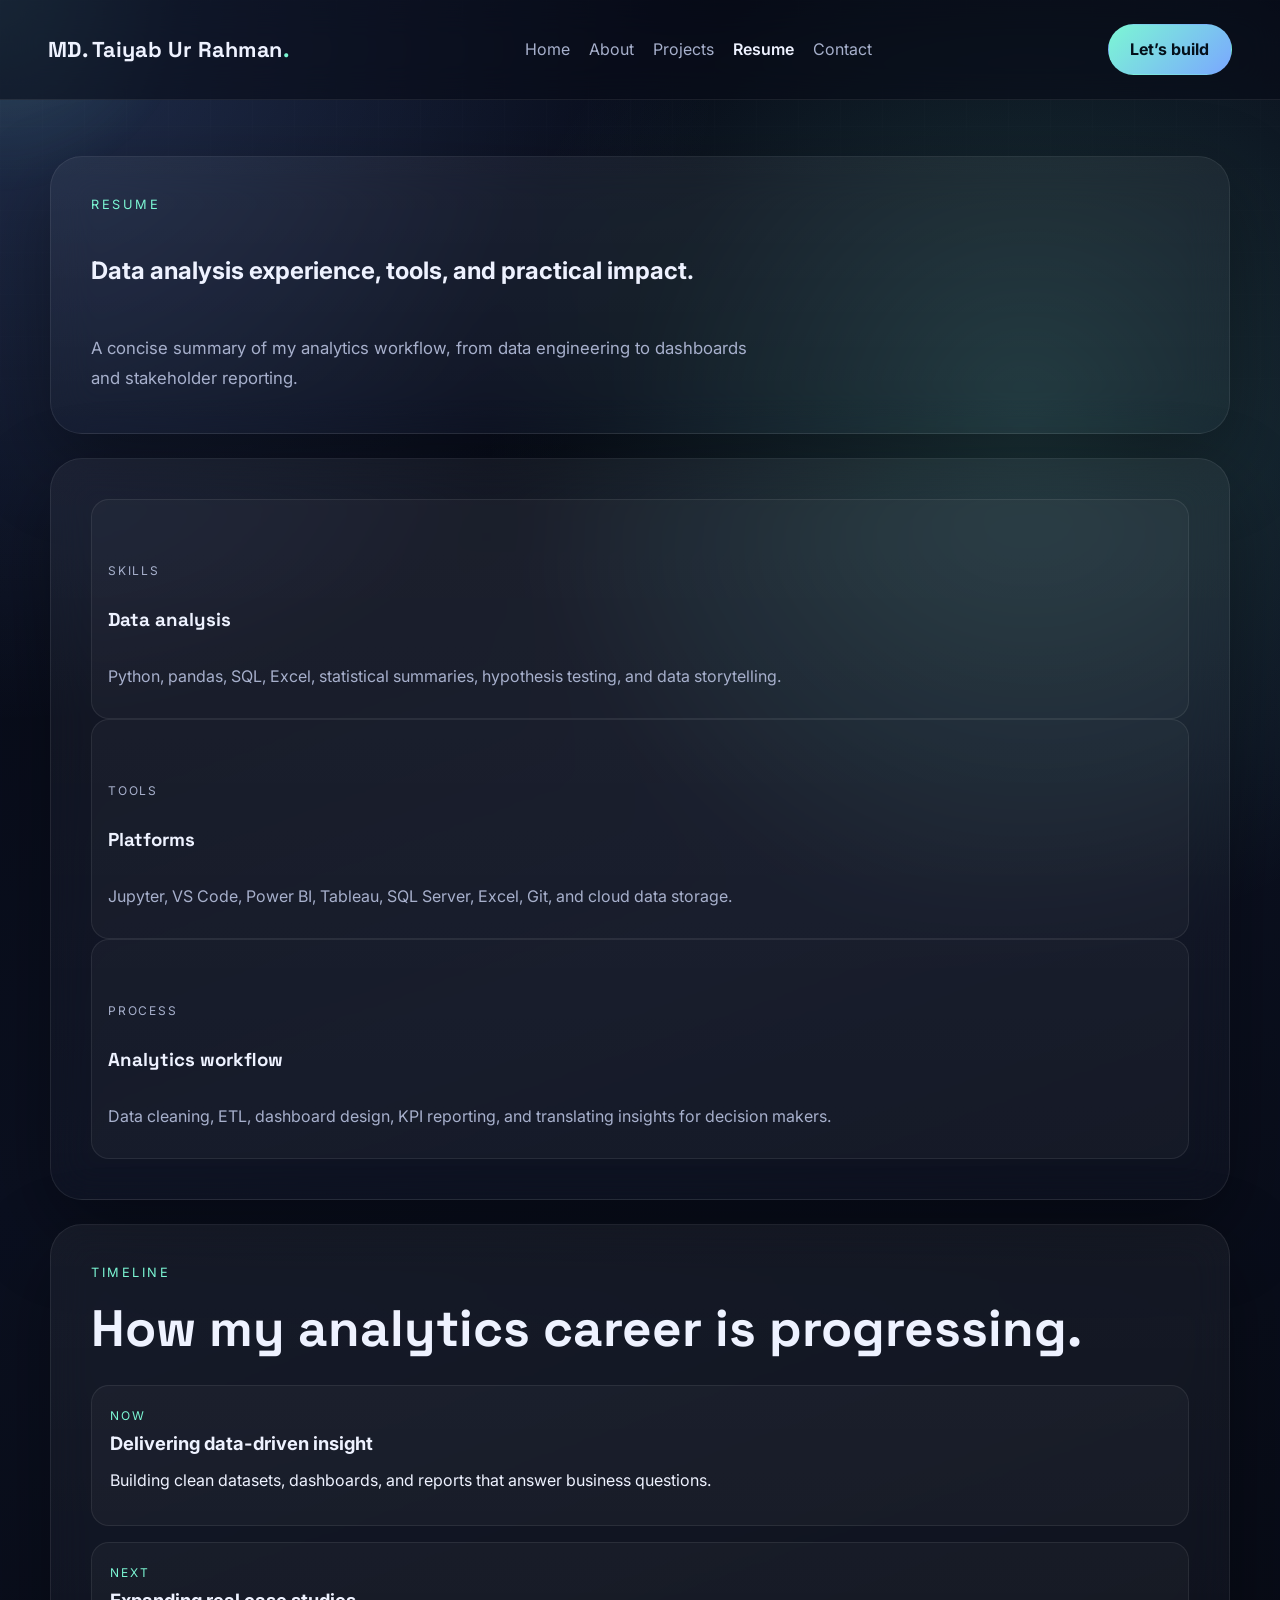
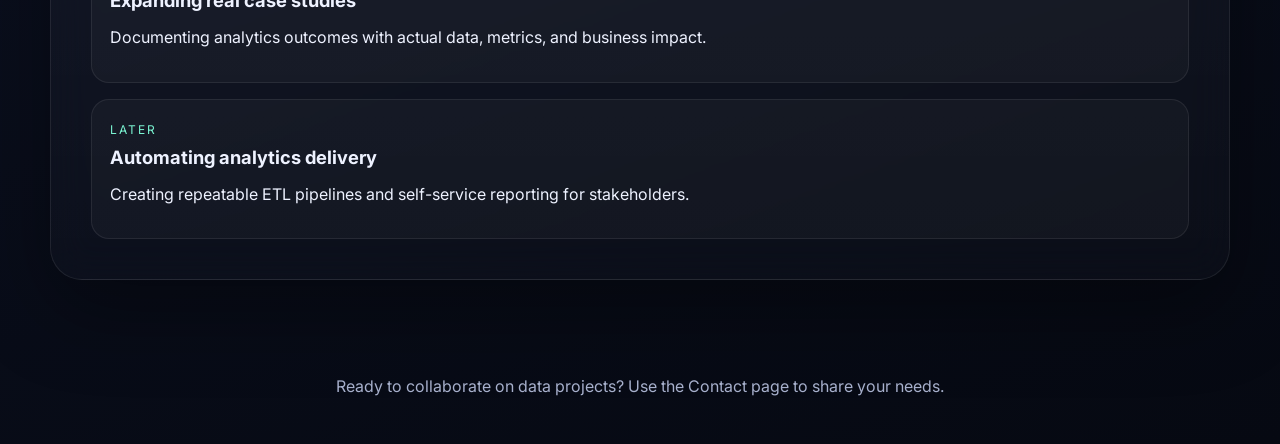
<file: resume.html>
<!DOCTYPE html>
<html lang="en">
<head>
    <meta charset="UTF-8">
    <meta name="viewport" content="width=device-width, initial-scale=1.0">
    <meta name="theme-color" content="#0b1020">
    <title>Resume | MD. Taiyab Ur Rahman — Junior Data Analyst</title>
    <link rel="stylesheet" href="style.css">
</head>
<body>
    <div class="cursor-glow" aria-hidden="true"></div>

    <header class="site-header">
        <a class="brand" href="index.html">MD. Taiyab Ur Rahman<span>.</span></a>
        <nav class="site-nav" aria-label="Primary">
            <a href="index.html">Home</a>
            <a href="about.html">About</a>
            <a href="projects.html">Projects</a>
            <a href="resume.html" aria-current="page">Resume</a>
            <a href="contact.html">Contact</a>
        </nav>
        <a class="header-cta" href="build.html">Let’s build</a>
    </header>

    <main>
        <section class="section page-hero reveal">
            <p class="eyebrow">Resume</p>
            <h1>Data analysis experience, tools, and practical impact.</h1>
            <p class="lead">A concise summary of my analytics workflow, from data engineering to dashboards and stakeholder reporting.</p>
        </section>

        <section class="section reveal resume-grid">
            <article class="project-card">
                <p class="project-tag">Skills</p>
                <h3>Data analysis</h3>
                <p>Python, pandas, SQL, Excel, statistical summaries, hypothesis testing, and data storytelling.</p>
            </article>
            <article class="project-card">
                <p class="project-tag">Tools</p>
                <h3>Platforms</h3>
                <p>Jupyter, VS Code, Power BI, Tableau, SQL Server, Excel, Git, and cloud data storage.</p>
            </article>
            <article class="project-card">
                <p class="project-tag">Process</p>
                <h3>Analytics workflow</h3>
                <p>Data cleaning, ETL, dashboard design, KPI reporting, and translating insights for decision makers.</p>
            </article>
        </section>

        <section class="section reveal">
            <div class="section-heading">
                <p class="eyebrow">Timeline</p>
                <h2>How my analytics career is progressing.</h2>
            </div>
            <div class="timeline">
                <article class="timeline-item">
                    <span>Now</span>
                    <strong>Delivering data-driven insight</strong>
                    <p>Building clean datasets, dashboards, and reports that answer business questions.</p>
                </article>
                <article class="timeline-item">
                    <span>Next</span>
                    <strong>Expanding real case studies</strong>
                    <p>Documenting analytics outcomes with actual data, metrics, and business impact.</p>
                </article>
                <article class="timeline-item">
                    <span>Later</span>
                    <strong>Automating analytics delivery</strong>
                    <p>Creating repeatable ETL pipelines and self-service reporting for stakeholders.</p>
                </article>
            </div>
        </section>
    </main>

    <footer class="site-footer">
        <p>Ready to collaborate on data projects? Use the Contact page to share your needs.</p>
    </footer>

    <script src="script.js"></script>
</body>
</html>
</file>
<file: style.css>
@import url('https://fonts.googleapis.com/css2?family=Inter:wght@400;500;600;700;800&family=Space+Grotesk:wght@400;500;700&display=swap');

:root {
    --bg: #070b17;
    --bg-soft: rgba(14, 21, 40, 0.72);
    --surface: rgba(18, 26, 48, 0.78);
    --surface-strong: rgba(24, 34, 60, 0.92);
    --text: #eef2ff;
    --muted: #a7b0cc;
    --line: rgba(255, 255, 255, 0.08);
    --accent: #7cf7d4;
    --accent-strong: #7aa7ff;
    --accent-warm: #ffb36b;
    --shadow: 0 30px 80px rgba(0, 0, 0, 0.35);
    --radius-xl: 32px;
    --radius-lg: 24px;
    --radius-md: 18px;
}

* {
    box-sizing: border-box;
}

html {
    scroll-behavior: smooth;
}

body {
    margin: 0;
    font-family: 'Inter', sans-serif;
    color: var(--text);
    background:
        radial-gradient(circle at top left, rgba(122, 167, 255, 0.25), transparent 30%),
        radial-gradient(circle at 80% 20%, rgba(124, 247, 212, 0.18), transparent 28%),
        linear-gradient(160deg, #050814 0%, #0b1020 48%, #060912 100%);
    min-height: 100vh;
    overflow-x: hidden;
}

body::before {
    content: '';
    position: fixed;
    inset: 0;
    pointer-events: none;
    background-image: linear-gradient(rgba(255, 255, 255, 0.02) 1px, transparent 1px), linear-gradient(90deg, rgba(255, 255, 255, 0.02) 1px, transparent 1px);
    background-size: 42px 42px;
    mask-image: linear-gradient(to bottom, rgba(0, 0, 0, 0.6), transparent 85%);
}

a {
    color: inherit;
    text-decoration: none;
}

button,
input,
textarea {
    font: inherit;
}

.cursor-glow {
    position: fixed;
    top: 0;
    left: 0;
    width: 420px;
    height: 420px;
    background: radial-gradient(circle, rgba(124, 247, 212, 0.16), transparent 65%);
    transform: translate(-50%, -50%);
    pointer-events: none;
    filter: blur(16px);
    opacity: 0.9;
    transition: transform 0.15s ease;
    z-index: 0;
}

.site-header,
main,
.site-footer {
    position: relative;
    z-index: 1;
}

.site-header {
    display: flex;
    align-items: center;
    justify-content: space-between;
    gap: 1rem;
    padding: 1.5rem clamp(1.25rem, 4vw, 3rem);
    position: sticky;
    top: 0;
    backdrop-filter: blur(18px);
    background: rgba(7, 11, 23, 0.58);
    border-bottom: 1px solid var(--line);
}

.brand,
.section h2,
.hero h1,
.profile-card h2,
.project-card h3,
.service-list h3,
.contact-section h2 {
    font-family: 'Space Grotesk', sans-serif;
}

.brand {
    font-size: 1.35rem;
    font-weight: 700;
    letter-spacing: 0.02em;
}

.brand span {
    color: var(--accent);
}

.site-nav {
    display: flex;
    gap: 1.2rem;
    color: var(--muted);
}

.site-nav a:hover,
.site-nav a:focus-visible {
    color: var(--text);
}

.site-nav a[aria-current='page'] {
    color: var(--text);
    font-weight: 600;
}

.header-cta,
.button {
    border-radius: 999px;
    padding: 0.9rem 1.35rem;
    border: 1px solid transparent;
    transition: transform 0.2s ease, border-color 0.2s ease, background 0.2s ease;
}

.header-cta,
.button-primary {
    background: linear-gradient(135deg, var(--accent), var(--accent-strong));
    color: #04101b;
    font-weight: 700;
}

.button-secondary {
    border-color: var(--line);
    background: rgba(255, 255, 255, 0.03);
}

.header-cta:hover,
.button:hover,
.filter:hover,
.filter.active {
    transform: translateY(-2px);
}

main {
    width: min(1180px, calc(100% - 2rem));
    margin: 0 auto;
    padding: 2rem 0 5rem;
}

.hero {
    display: grid;
    grid-template-columns: 1.15fr 0.85fr;
    gap: 1.5rem;
    align-items: stretch;
    min-height: calc(100vh - 140px);
    padding: 2rem 0 1rem;
}

.hero-copy,
.hero-panel,
.section,
.contact-section {
    background: linear-gradient(180deg, rgba(255, 255, 255, 0.05), rgba(255, 255, 255, 0.02));
    border: 1px solid var(--line);
    border-radius: var(--radius-xl);
    box-shadow: var(--shadow);
    backdrop-filter: blur(20px);
}

.hero-copy {
    padding: clamp(1.5rem, 4vw, 3rem);
    display: flex;
    flex-direction: column;
    justify-content: center;
}

.eyebrow {
    text-transform: uppercase;
    letter-spacing: 0.2em;
    font-size: 0.8rem;
    color: var(--accent);
    margin: 0 0 1rem;
}

.hero h1 {
    margin: 0;
    font-size: clamp(3rem, 5vw, 4.5rem);
    line-height: 1.05;
    max-width: 34ch;
    text-align: left;
    hyphens: none;
}

.hero-copy {
    text-align: left;
}

.lead,
.about-grid p,
.project-card p,
.service-list p,
.contact-section p,
.site-footer p,
.profile-note,
.profile-role {
    color: var(--muted);
}

.lead {
    max-width: 60ch;
    font-size: 1.05rem;
    line-height: 1.8;
    margin: 1.25rem 0 0;
}

.hero-actions {
    display: flex;
    flex-wrap: wrap;
    gap: 0.85rem;
    margin: 2rem 0 0;
}

.quick-stats {
    display: grid;
    grid-template-columns: repeat(3, minmax(0, 1fr));
    gap: 0.85rem;
    list-style: none;
    padding: 0;
    margin: 2rem 0 0;
}

.quick-stats li,
.mini-grid article,
.service-list article,
.project-card {
    background: rgba(255, 255, 255, 0.03);
    border: 1px solid var(--line);
    border-radius: var(--radius-md);
}

.quick-stats li {
    padding: 1rem;
}

.quick-stats strong,
.mini-grid strong {
    display: block;
    font-size: 1.35rem;
    margin-bottom: 0.3rem;
}

.hero-panel {
    padding: 1.5rem;
    display: flex;
    flex-direction: column;
    gap: 1rem;
}

.panel-top {
    display: flex;
    align-items: center;
    gap: 0.65rem;
    color: var(--muted);
}

.status-dot {
    width: 0.8rem;
    height: 0.8rem;
    border-radius: 50%;
    background: var(--accent);
    box-shadow: 0 0 0 0.35rem rgba(124, 247, 212, 0.14);
}

.profile-card {
    display: flex;
    gap: 1rem;
    align-items: center;
    padding: 1.1rem;
    border-radius: var(--radius-lg);
    background: linear-gradient(135deg, rgba(122, 167, 255, 0.14), rgba(124, 247, 212, 0.08));
    border: 1px solid rgba(255, 255, 255, 0.1);
}

.profile-avatar {
    width: 4.25rem;
    aspect-ratio: 1;
    border-radius: 24px;
    display: grid;
    place-items: center;
    font-family: 'Space Grotesk', sans-serif;
    font-size: 1.9rem;
    font-weight: 700;
    background: linear-gradient(135deg, var(--accent-warm), var(--accent-strong));
    color: #09111f;
}

.profile-card h2,
.section h2,
.contact-section h2 {
    margin: 0.1rem 0;
    font-size: clamp(2rem, 4vw, 3.25rem);
}

.profile-card h2 {
    white-space: nowrap;
    overflow-wrap: normal;
}

.profile-role {
    margin: 0;
}

.mini-grid {
    display: grid;
    grid-template-columns: repeat(2, minmax(0, 1fr));
    gap: 0.85rem;
}

.mini-grid article,
.service-list article,
.project-card {
    padding: 1rem;
}

.section {
    margin-top: 1.5rem;
    padding: clamp(1.5rem, 4vw, 2.5rem);
}

.section-heading {
    margin-bottom: 1.5rem;
}

.page-hero {
    display: grid;
    gap: 0.5rem;
}

.section-heading-row {
    display: flex;
    align-items: end;
    justify-content: space-between;
    gap: 1rem;
}

.about-grid,
.service-list,
.project-grid,
.contact-section {
    display: grid;
    gap: 1rem;
}

.about-grid {
    grid-template-columns: repeat(2, minmax(0, 1fr));
}

.page-about-grid {
    grid-template-columns: repeat(2, minmax(0, 1fr));
}

.about-grid p {
    line-height: 1.8;
    margin: 0;
}

.filter-group {
    display: flex;
    flex-wrap: wrap;
    gap: 0.6rem;
}

.filter {
    border: 1px solid var(--line);
    background: rgba(255, 255, 255, 0.03);
    color: var(--text);
    padding: 0.7rem 1rem;
    border-radius: 999px;
    cursor: pointer;
}

.project-grid,
.service-list {
    grid-template-columns: repeat(3, minmax(0, 1fr));
}

.project-card {
    min-height: 220px;
    display: flex;
    flex-direction: column;
    justify-content: end;
    position: relative;
    overflow: hidden;
}

.project-card::before {
    content: '';
    position: absolute;
    inset: auto -20% -35% auto;
    width: 12rem;
    height: 12rem;
    border-radius: 50%;
    background: radial-gradient(circle, rgba(124, 247, 212, 0.2), transparent 70%);
}

.project-tag {
    color: var(--accent);
    text-transform: uppercase;
    letter-spacing: 0.15em;
    font-size: 0.75rem;
}

.contact-section {
    grid-template-columns: 0.9fr 1.1fr;
    align-items: start;
}

/* Prevent overlap between contact info cards and form controls */
.contact-section {
    gap: 1.25rem;
}

.contact-links article {
    position: relative;
    z-index: 1;
}

.contact-form {
    position: relative;
    z-index: 1;
}

/* Improve stacking and spacing for contact area to avoid overlap */
.contact-links {
    display: flex;
    flex-direction: column;
    gap: 0.75rem;
}

.contact-links article {
    padding: 0.9rem;
    background: rgba(255,255,255,0.02);
    border-radius: 12px;
}

.contact-links p {
    margin: 0;
    color: var(--muted);
    word-break: break-word;
}

.contact-form {
    gap: 0.9rem;
}

/* Make action buttons stack on small screens to avoid overlap */
@media (max-width: 640px) {
    .contact-form .button {
        display: block;
        width: 100%;
    }

    .contact-links article,
    .contact-form {
        z-index: 2;
    }
}

.resume-grid {
    grid-template-columns: repeat(3, minmax(0, 1fr));
}

.timeline {
    display: grid;
    gap: 1rem;
}

.timeline-item {
    padding: 1.15rem;
    border-radius: var(--radius-md);
    border: 1px solid var(--line);
    background: rgba(255, 255, 255, 0.03);
}

.timeline-item span {
    color: var(--accent);
    text-transform: uppercase;
    letter-spacing: 0.15em;
    font-size: 0.75rem;
}

.timeline-item strong {
    display: block;
    margin: 0.5rem 0;
    font-size: 1.15rem;
}

.contact-links {
    margin-top: 1rem;
}

.contact-form {
    display: grid;
    gap: 0.9rem;
}

.contact-form label {
    display: grid;
    gap: 0.45rem;
    color: var(--muted);
}

.contact-form input,
.contact-form textarea {
    width: 100%;
    border-radius: 18px;
    border: 1px solid var(--line);
    background: rgba(255, 255, 255, 0.04);
    color: var(--text);
    padding: 1rem;
    outline: none;
}

.contact-form input:focus,
.contact-form textarea:focus {
    border-color: rgba(124, 247, 212, 0.45);
    box-shadow: 0 0 0 4px rgba(124, 247, 212, 0.08);
}

.social-links {
    display: flex;
    gap: 1rem;
    margin-top: 1.5rem;
    flex-wrap: wrap;
}

.social-icon {
    display: inline-flex;
    align-items: center;
    justify-content: center;
    width: 3.5rem;
    height: 3.5rem;
    border-radius: 50%;
    border: 1.5px solid var(--line);
    background: rgba(255, 255, 255, 0.04);
    color: var(--muted);
    transition: all 0.3s ease;
    position: relative;
}

.social-icon svg {
    width: 1.4rem;
    height: 1.4rem;
    fill: currentColor;
}

.social-icon span {
    position: absolute;
    width: 1px;
    height: 1px;
    padding: 0;
    margin: -1px;
    overflow: hidden;
    clip: rect(0, 0, 0, 0);
    white-space: nowrap;
    border: 0;
}

.social-icon:hover {
    transform: translateY(-3px);
    border-color: var(--accent);
    background: rgba(124, 247, 212, 0.12);
    color: var(--accent);
}

.site-footer {
    width: min(1180px, calc(100% - 2rem));
    margin: 0 auto;
    padding: 0 0 2rem;
    text-align: center;
}

.reveal {
    opacity: 0;
    transform: translateY(24px);
    transition: opacity 0.8s ease, transform 0.8s ease;
}

.reveal.visible {
    opacity: 1;
    transform: translateY(0);
}

@media (max-width: 980px) {
    .hero,
    .contact-section,
    .about-grid,
    .project-grid,
    .service-list,
    .resume-grid,
    .page-about-grid {
        grid-template-columns: 1fr;
    }

    .site-nav {
        display: none;
    }

    .section-heading-row {
        align-items: start;
        flex-direction: column;
    }
}

@media (max-width: 640px) {
    .site-header {
        padding-inline: 1rem;
    }

    main,
    .site-footer {
        width: min(100% - 1rem, 1180px);
    }

    .hero-copy,
    .hero-panel,
    .section,
    .contact-section {
        border-radius: 24px;
    }

    .quick-stats,
    .mini-grid {
        grid-template-columns: 1fr 1fr;
    }

    .hero h1 {
        max-width: 100%;
    }
}

/* Mobile menu toggle */
.menu-toggle {
    display: none;
    background: transparent;
    border: 1px solid var(--line);
    color: var(--text);
    padding: 0.5rem 0.75rem;
    border-radius: 10px;
    cursor: pointer;
}

@media (max-width: 980px) {
    .menu-toggle {
        display: inline-flex;
        align-items: center;
        justify-content: center;
        gap: 0.5rem;
    }

    .site-header {
        align-items: center;
    }

    .site-nav {
        display: none;
        position: absolute;
        right: clamp(1rem, 4vw, 3rem);
        top: calc(100% + 0.5rem);
        background: var(--surface);
        padding: 0.75rem;
        border-radius: 12px;
        border: 1px solid var(--line);
        flex-direction: column;
        gap: 0.5rem;
        width: min(220px, 60vw);
    }

    .site-nav.open {
        display: flex;
    }

    .site-nav a {
        display: block;
        padding: 0.45rem 0.6rem;
        border-radius: 8px;
    }
}

/* Active nav link style added by JS */
.site-nav a.active-link {
    background: rgba(124, 247, 212, 0.08);
    color: var(--text);
    font-weight: 600;
}

/* Modal styles */
.modal-overlay {
    position: fixed;
    inset: 0;
    background: rgba(4, 8, 15, 0.75);
    display: flex;
    align-items: center;
    justify-content: center;
    z-index: 2000;
    opacity: 0;
    transition: opacity 0.3s ease;
}

.modal-overlay.visible {
    opacity: 1;
}

.modal {
    background: var(--surface-strong);
    border-radius: 16px;
    padding: 1.25rem;
    max-width: 520px;
    width: 92%;
    box-shadow: var(--shadow);
    color: var(--text);
    transform: translateY(24px) scale(0.98);
    opacity: 0;
    transition: transform 0.3s ease, opacity 0.3s ease;
}

.modal-overlay.visible .modal {
    transform: translateY(0) scale(1);
    opacity: 1;
}

.modal .close {
    background: transparent;
    border: 0;
    color: var(--muted);
    font-size: 1.3rem;
    cursor: pointer;
}

.modal-image {
    width: 100%;
    border-radius: 14px;
    object-fit: cover;
    margin-bottom: 1rem;
}

.modal .project-tag {
    color: var(--accent);
    text-transform: uppercase;
    letter-spacing: 0.12em;
    font-size: 0.75rem;
    margin-bottom: 0.6rem;
}

.modal h3 {
    margin-top: 0;
}

.modal-link-note {
    color: var(--muted);
    font-size: 0.9rem;
    margin: 0.4rem 0 0.8rem;
}

.modal a.button {
    display: inline-flex;
    margin-top: 1rem;
}
</file>
